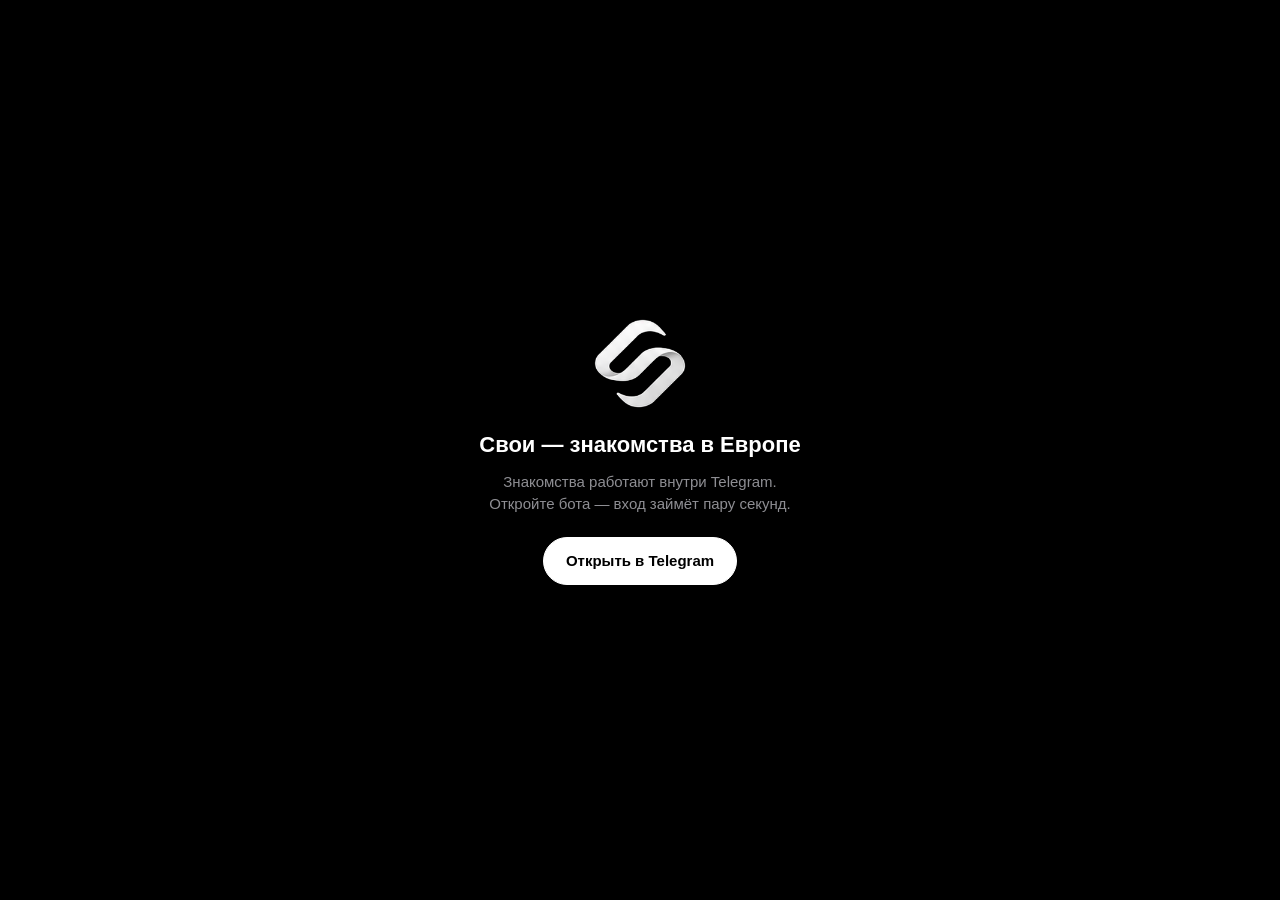
<file: index.html>
<!DOCTYPE html>
<html lang="ru">
<head>
  <meta charset="utf-8">
  <meta name="viewport" content="width=device-width,initial-scale=1,maximum-scale=1,user-scalable=no,viewport-fit=cover">
  <title>Свои — Знакомства в Европе</title>
  <meta name="description" content="Свои — знакомства для русскоязычных в Европе: анкеты рядом, взаимные симпатии, чаты, встречи и сообщества. Работает в Telegram.">
  <meta name="theme-color" content="#000000">
  <meta name="robots" content="noindex">
  <meta property="og:title" content="Свои — Знакомства в Европе">
  <meta property="og:description" content="Анкеты рядом, взаимные симпатии, чаты, встречи и сообщества — в Telegram.">
  <meta property="og:image" content="https://date.svoiapp.info/bot/welcome2.jpg">
  <link rel="icon" href="/assets/icon-64.png">
  <link rel="apple-touch-icon" href="/assets/icon-192.png">
  <script src="https://telegram.org/js/telegram-web-app.js?59"></script>
  <script type="module" crossorigin src="/assets/index-Bk5BKFF-.js"></script>
  <link rel="stylesheet" crossorigin href="/assets/index-vDVmOAKE.css">
</head>
<body>
  <div id="root"></div>
  <noscript>Для работы приложения включите JavaScript.</noscript>
</body>
</html>
</file>
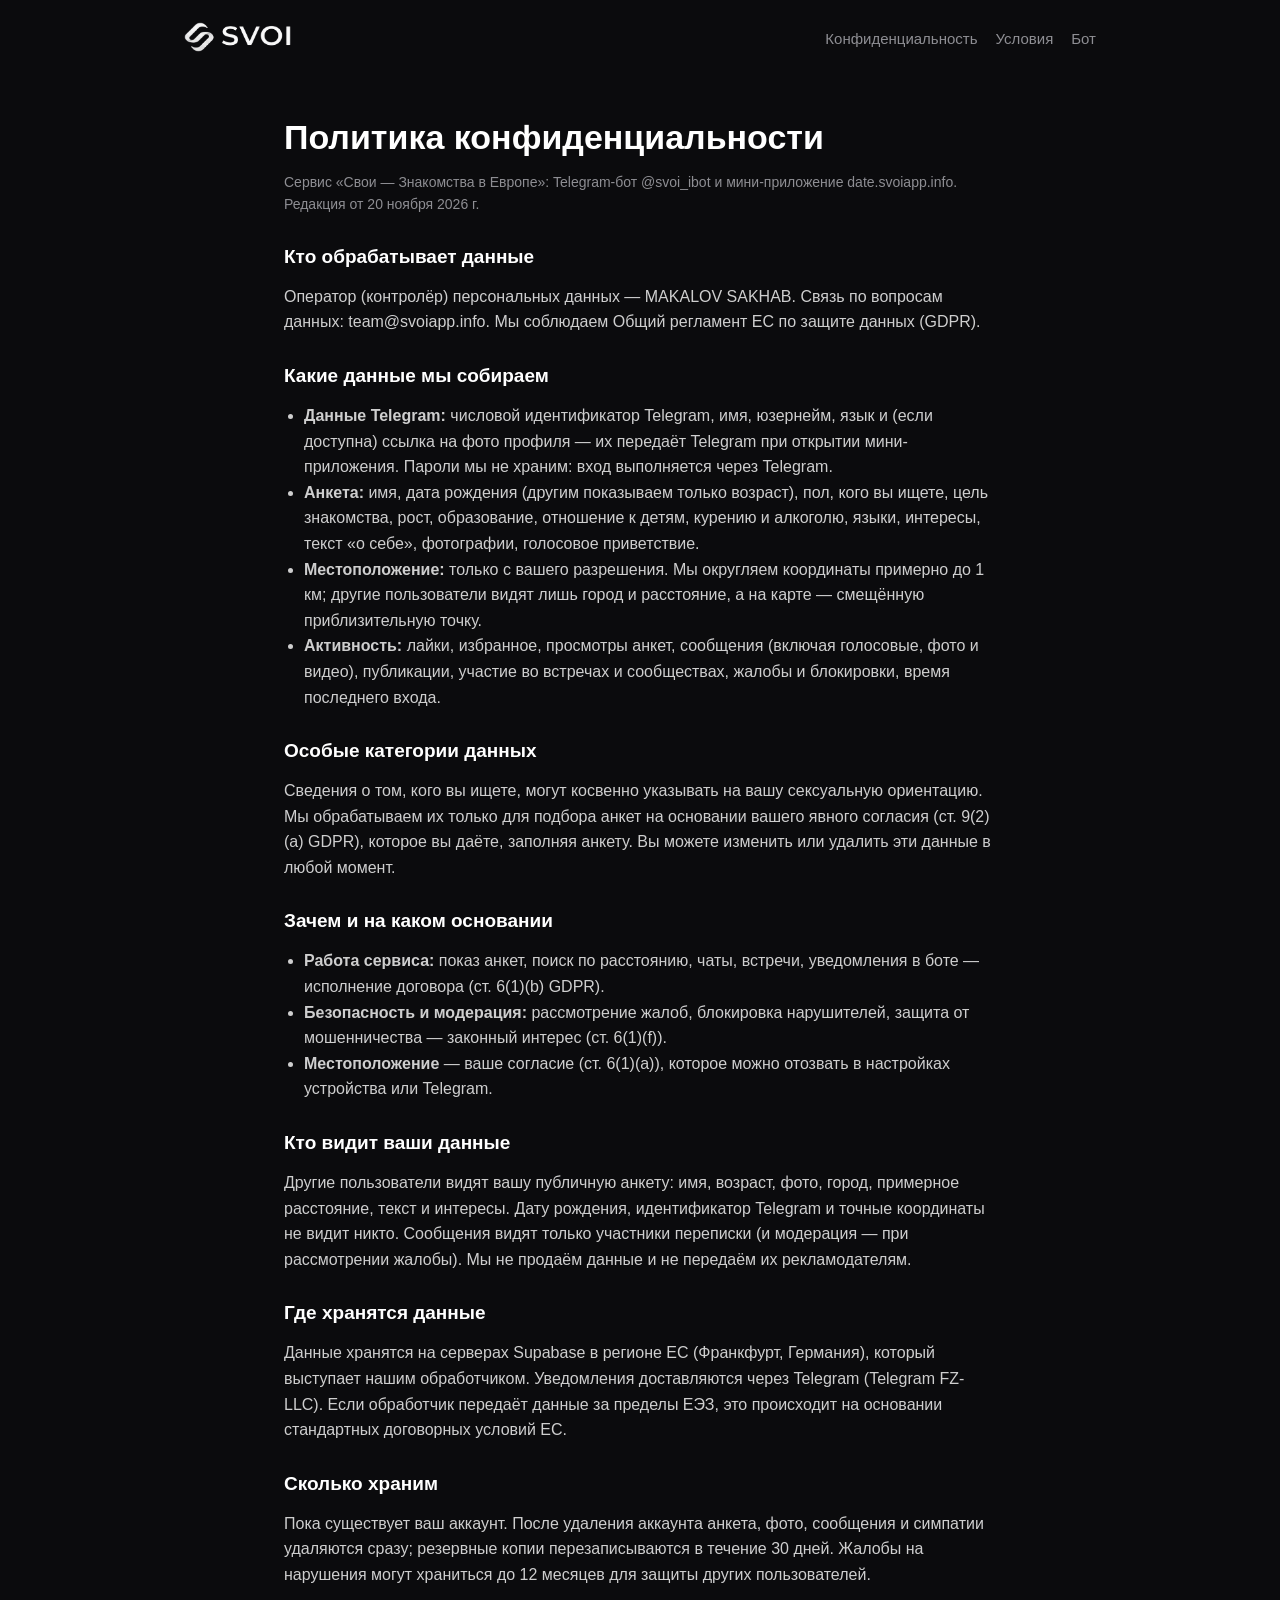
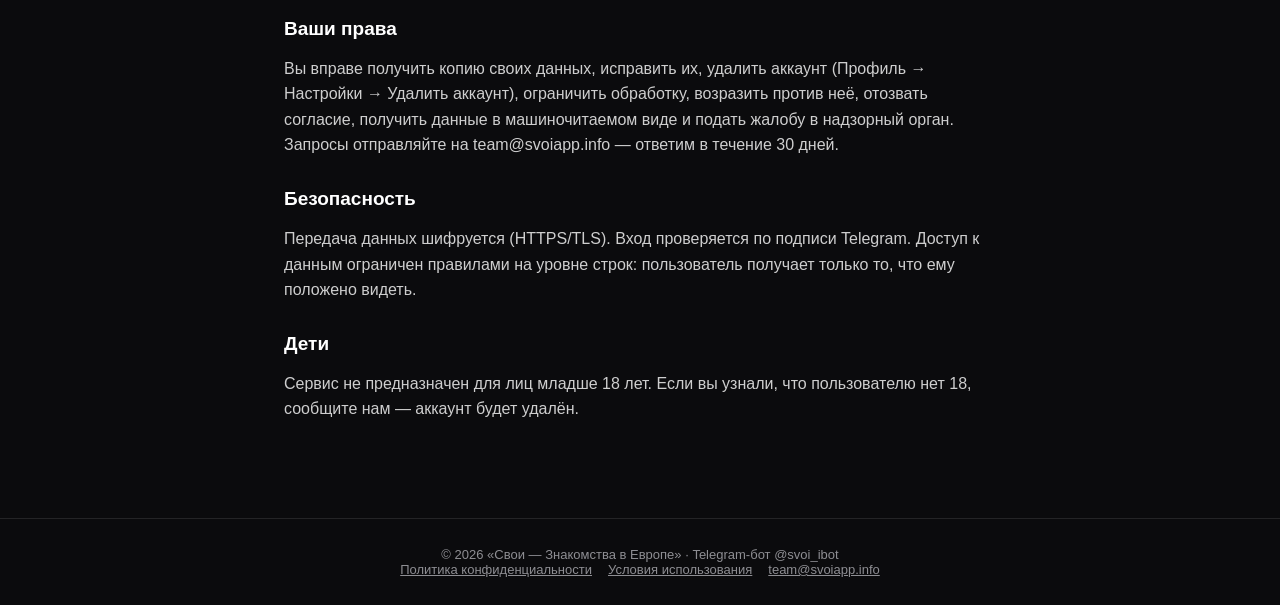
<file: privacy.html>
<!DOCTYPE html>
<html lang="ru"><head><meta charset="utf-8"><meta name="viewport" content="width=device-width,initial-scale=1">
<title>Политика конфиденциальности — Свои · Знакомства</title><meta name="description" content="Политика конфиденциальности сервиса «Свои — Знакомства в Европе»">
<link rel="icon" href="/assets/svoi-symbol.png"><style>
:root{--bg:#0b0b0d;--surface:#161619;--text:#fff;--muted:#8e8e93;--line:rgba(255,255,255,.1);--coral:#f2545b}
*{box-sizing:border-box}html,body{margin:0;background:var(--bg);color:var(--text);font-family:-apple-system,BlinkMacSystemFont,"SF Pro Text","Segoe UI",Roboto,Helvetica,Arial,sans-serif;-webkit-font-smoothing:antialiased}
a{color:#fff}
header{display:flex;align-items:center;justify-content:space-between;max-width:960px;margin:0 auto;padding:22px 24px}
header img{height:30px}
nav a{color:var(--muted);text-decoration:none;margin-left:18px;font-size:15px}nav a:hover{color:#fff}
main{max-width:760px;margin:0 auto;padding:16px 24px 80px}
h1{font-size:34px;margin:24px 0 6px}h2{font-size:19px;margin:30px 0 8px}
p,li{color:rgba(255,255,255,.8);line-height:1.6;font-size:16px}ul{padding-left:20px}
.meta{color:var(--muted);font-size:14px}
footer{border-top:1px solid var(--line);color:var(--muted);font-size:13px;text-align:center;padding:28px 24px}
footer a{color:var(--muted);margin:0 8px}
</style></head>
<body><header><a href="https://t.me/svoi_ibot"><img src="/assets/svoi-logo.png" alt="SVOI"></a><nav><a href="/privacy.html">Конфиденциальность</a><a href="/terms.html">Условия</a><a href="https://t.me/svoi_ibot">Бот</a></nav></header><main><h1>Политика конфиденциальности</h1><p class="meta">Сервис «Свои — Знакомства в Европе»: Telegram-бот @svoi_ibot и мини-приложение date.svoiapp.info. Редакция от 20 ноября 2026 г.</p><h2>Кто обрабатывает данные</h2><p>Оператор (контролёр) персональных данных — MAKALOV SAKHAB. Связь по вопросам данных: team@svoiapp.info. Мы соблюдаем Общий регламент ЕС по защите данных (GDPR).</p><h2>Какие данные мы собираем</h2><ul><li><b>Данные Telegram:</b> числовой идентификатор Telegram, имя, юзернейм, язык и (если доступна) ссылка на фото профиля — их передаёт Telegram при открытии мини-приложения. Пароли мы не храним: вход выполняется через Telegram.</li><li><b>Анкета:</b> имя, дата рождения (другим показываем только возраст), пол, кого вы ищете, цель знакомства, рост, образование, отношение к детям, курению и алкоголю, языки, интересы, текст «о себе», фотографии, голосовое приветствие.</li><li><b>Местоположение:</b> только с вашего разрешения. Мы округляем координаты примерно до 1 км; другие пользователи видят лишь город и расстояние, а на карте — смещённую приблизительную точку.</li><li><b>Активность:</b> лайки, избранное, просмотры анкет, сообщения (включая голосовые, фото и видео), публикации, участие во встречах и сообществах, жалобы и блокировки, время последнего входа.</li></ul><h2>Особые категории данных</h2><p>Сведения о том, кого вы ищете, могут косвенно указывать на вашу сексуальную ориентацию. Мы обрабатываем их только для подбора анкет на основании вашего явного согласия (ст. 9(2)(a) GDPR), которое вы даёте, заполняя анкету. Вы можете изменить или удалить эти данные в любой момент.</p><h2>Зачем и на каком основании</h2><ul><li><b>Работа сервиса:</b> показ анкет, поиск по расстоянию, чаты, встречи, уведомления в боте — исполнение договора (ст. 6(1)(b) GDPR).</li><li><b>Безопасность и модерация:</b> рассмотрение жалоб, блокировка нарушителей, защита от мошенничества — законный интерес (ст. 6(1)(f)).</li><li><b>Местоположение</b> — ваше согласие (ст. 6(1)(a)), которое можно отозвать в настройках устройства или Telegram.</li></ul><h2>Кто видит ваши данные</h2><p>Другие пользователи видят вашу публичную анкету: имя, возраст, фото, город, примерное расстояние, текст и интересы. Дату рождения, идентификатор Telegram и точные координаты не видит никто. Сообщения видят только участники переписки (и модерация — при рассмотрении жалобы). Мы не продаём данные и не передаём их рекламодателям.</p><h2>Где хранятся данные</h2><p>Данные хранятся на серверах Supabase в регионе ЕС (Франкфурт, Германия), который выступает нашим обработчиком. Уведомления доставляются через Telegram (Telegram FZ-LLC). Если обработчик передаёт данные за пределы ЕЭЗ, это происходит на основании стандартных договорных условий ЕС.</p><h2>Сколько храним</h2><p>Пока существует ваш аккаунт. После удаления аккаунта анкета, фото, сообщения и симпатии удаляются сразу; резервные копии перезаписываются в течение 30 дней. Жалобы на нарушения могут храниться до 12 месяцев для защиты других пользователей.</p><h2>Ваши права</h2><p>Вы вправе получить копию своих данных, исправить их, удалить аккаунт (Профиль → Настройки → Удалить аккаунт), ограничить обработку, возразить против неё, отозвать согласие, получить данные в машиночитаемом виде и подать жалобу в надзорный орган. Запросы отправляйте на team@svoiapp.info — ответим в течение 30 дней.</p><h2>Безопасность</h2><p>Передача данных шифруется (HTTPS/TLS). Вход проверяется по подписи Telegram. Доступ к данным ограничен правилами на уровне строк: пользователь получает только то, что ему положено видеть.</p><h2>Дети</h2><p>Сервис не предназначен для лиц младше 18 лет. Если вы узнали, что пользователю нет 18, сообщите нам — аккаунт будет удалён.</p></main><footer>© 2026 «Свои — Знакомства в Европе» · Telegram-бот @svoi_ibot<br><a href="/privacy.html">Политика конфиденциальности</a><a href="/terms.html">Условия использования</a><a href="mailto:team@svoiapp.info">team@svoiapp.info</a></footer></body></html>
</file>
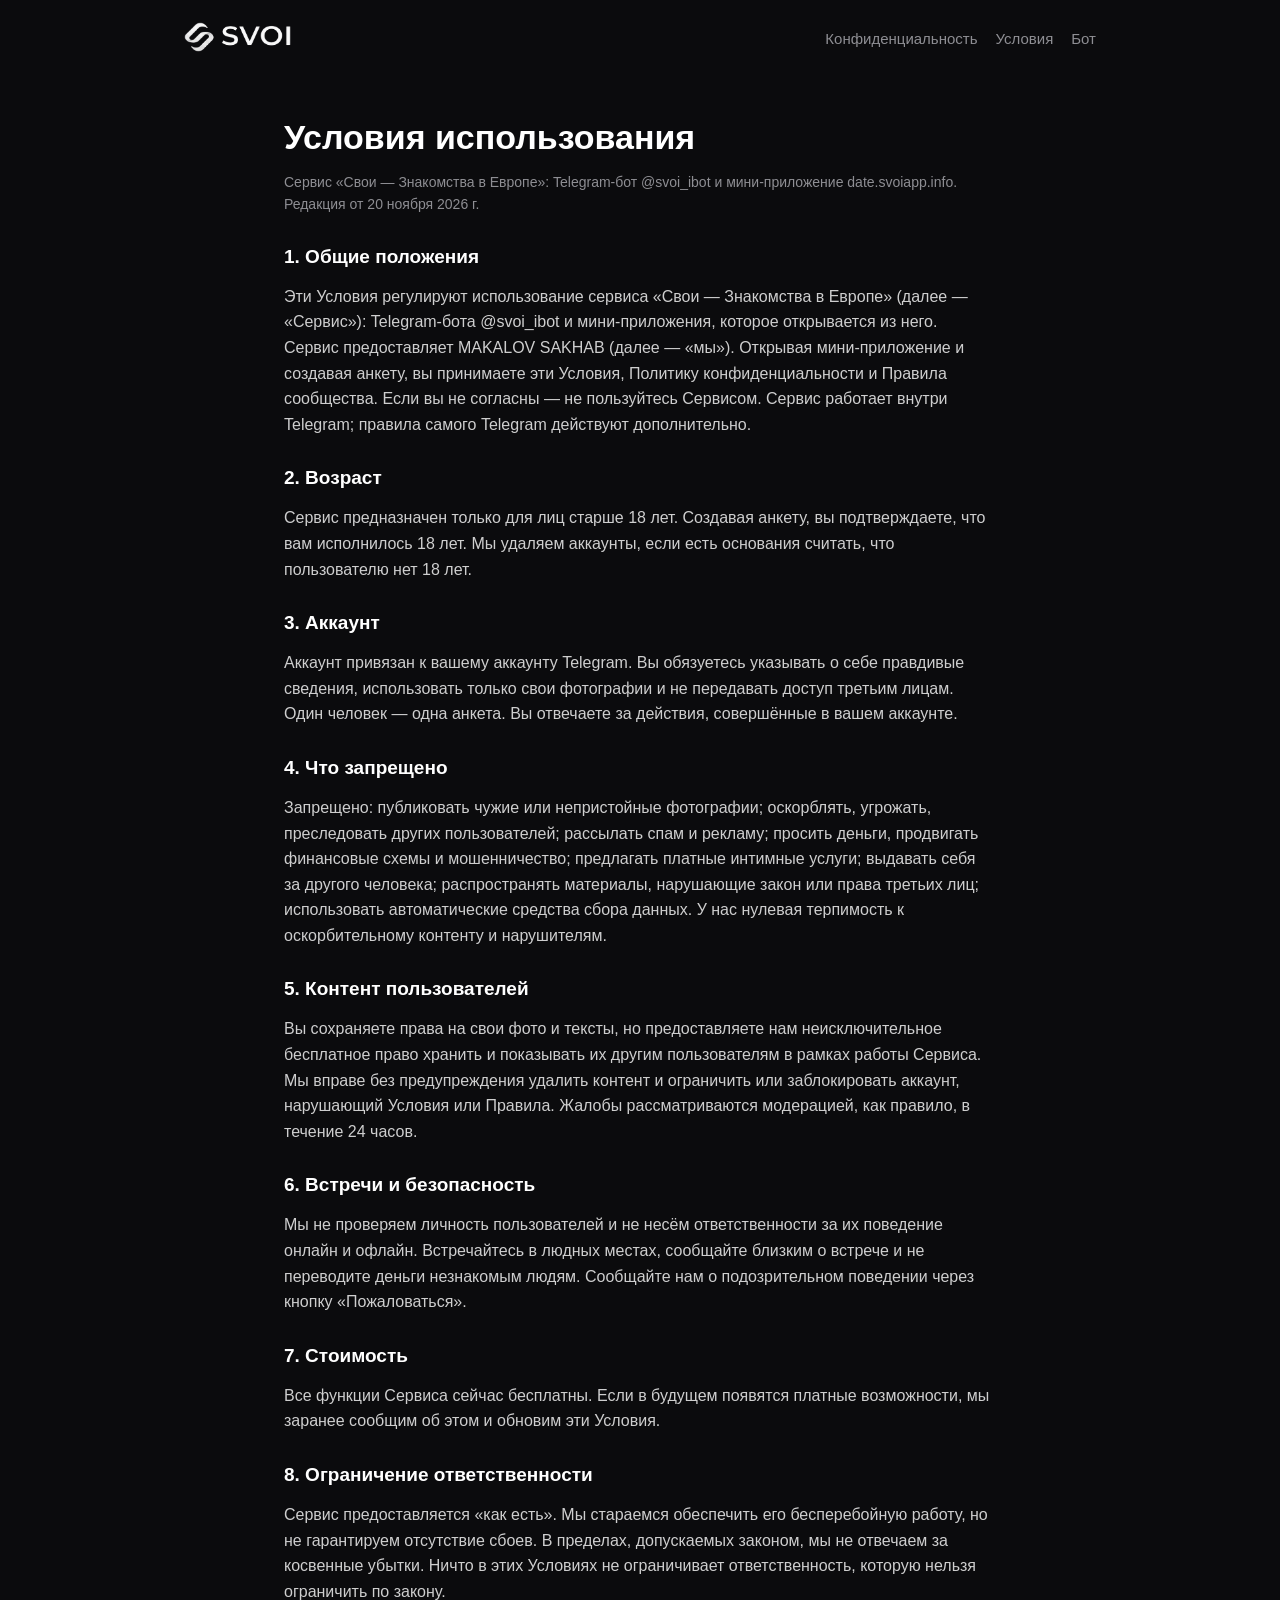
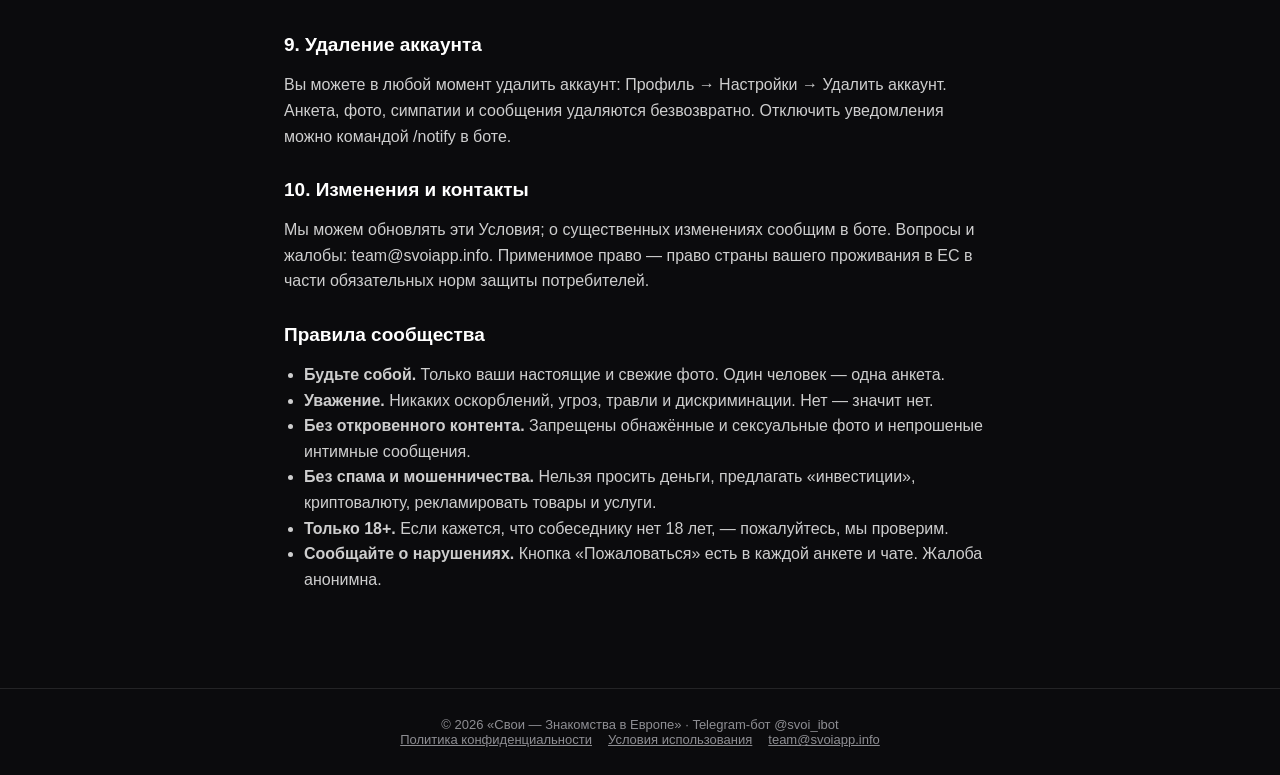
<file: terms.html>
<!DOCTYPE html>
<html lang="ru"><head><meta charset="utf-8"><meta name="viewport" content="width=device-width,initial-scale=1">
<title>Условия использования — Свои · Знакомства</title><meta name="description" content="Условия использования сервиса «Свои — Знакомства в Европе»">
<link rel="icon" href="/assets/svoi-symbol.png"><style>
:root{--bg:#0b0b0d;--surface:#161619;--text:#fff;--muted:#8e8e93;--line:rgba(255,255,255,.1);--coral:#f2545b}
*{box-sizing:border-box}html,body{margin:0;background:var(--bg);color:var(--text);font-family:-apple-system,BlinkMacSystemFont,"SF Pro Text","Segoe UI",Roboto,Helvetica,Arial,sans-serif;-webkit-font-smoothing:antialiased}
a{color:#fff}
header{display:flex;align-items:center;justify-content:space-between;max-width:960px;margin:0 auto;padding:22px 24px}
header img{height:30px}
nav a{color:var(--muted);text-decoration:none;margin-left:18px;font-size:15px}nav a:hover{color:#fff}
main{max-width:760px;margin:0 auto;padding:16px 24px 80px}
h1{font-size:34px;margin:24px 0 6px}h2{font-size:19px;margin:30px 0 8px}
p,li{color:rgba(255,255,255,.8);line-height:1.6;font-size:16px}ul{padding-left:20px}
.meta{color:var(--muted);font-size:14px}
footer{border-top:1px solid var(--line);color:var(--muted);font-size:13px;text-align:center;padding:28px 24px}
footer a{color:var(--muted);margin:0 8px}
</style></head>
<body><header><a href="https://t.me/svoi_ibot"><img src="/assets/svoi-logo.png" alt="SVOI"></a><nav><a href="/privacy.html">Конфиденциальность</a><a href="/terms.html">Условия</a><a href="https://t.me/svoi_ibot">Бот</a></nav></header><main><h1>Условия использования</h1><p class="meta">Сервис «Свои — Знакомства в Европе»: Telegram-бот @svoi_ibot и мини-приложение date.svoiapp.info. Редакция от 20 ноября 2026 г.</p><h2>1. Общие положения</h2><p>Эти Условия регулируют использование сервиса «Свои — Знакомства в Европе» (далее — «Сервис»): Telegram-бота @svoi_ibot и мини-приложения, которое открывается из него. Сервис предоставляет MAKALOV SAKHAB (далее — «мы»). Открывая мини-приложение и создавая анкету, вы принимаете эти Условия, Политику конфиденциальности и Правила сообщества. Если вы не согласны — не пользуйтесь Сервисом. Сервис работает внутри Telegram; правила самого Telegram действуют дополнительно.</p><h2>2. Возраст</h2><p>Сервис предназначен только для лиц старше 18 лет. Создавая анкету, вы подтверждаете, что вам исполнилось 18 лет. Мы удаляем аккаунты, если есть основания считать, что пользователю нет 18 лет.</p><h2>3. Аккаунт</h2><p>Аккаунт привязан к вашему аккаунту Telegram. Вы обязуетесь указывать о себе правдивые сведения, использовать только свои фотографии и не передавать доступ третьим лицам. Один человек — одна анкета. Вы отвечаете за действия, совершённые в вашем аккаунте.</p><h2>4. Что запрещено</h2><p>Запрещено: публиковать чужие или непристойные фотографии; оскорблять, угрожать, преследовать других пользователей; рассылать спам и рекламу; просить деньги, продвигать финансовые схемы и мошенничество; предлагать платные интимные услуги; выдавать себя за другого человека; распространять материалы, нарушающие закон или права третьих лиц; использовать автоматические средства сбора данных. У нас нулевая терпимость к оскорбительному контенту и нарушителям.</p><h2>5. Контент пользователей</h2><p>Вы сохраняете права на свои фото и тексты, но предоставляете нам неисключительное бесплатное право хранить и показывать их другим пользователям в рамках работы Сервиса. Мы вправе без предупреждения удалить контент и ограничить или заблокировать аккаунт, нарушающий Условия или Правила. Жалобы рассматриваются модерацией, как правило, в течение 24 часов.</p><h2>6. Встречи и безопасность</h2><p>Мы не проверяем личность пользователей и не несём ответственности за их поведение онлайн и офлайн. Встречайтесь в людных местах, сообщайте близким о встрече и не переводите деньги незнакомым людям. Сообщайте нам о подозрительном поведении через кнопку «Пожаловаться».</p><h2>7. Стоимость</h2><p>Все функции Сервиса сейчас бесплатны. Если в будущем появятся платные возможности, мы заранее сообщим об этом и обновим эти Условия.</p><h2>8. Ограничение ответственности</h2><p>Сервис предоставляется «как есть». Мы стараемся обеспечить его бесперебойную работу, но не гарантируем отсутствие сбоев. В пределах, допускаемых законом, мы не отвечаем за косвенные убытки. Ничто в этих Условиях не ограничивает ответственность, которую нельзя ограничить по закону.</p><h2>9. Удаление аккаунта</h2><p>Вы можете в любой момент удалить аккаунт: Профиль → Настройки → Удалить аккаунт. Анкета, фото, симпатии и сообщения удаляются безвозвратно. Отключить уведомления можно командой /notify в боте.</p><h2>10. Изменения и контакты</h2><p>Мы можем обновлять эти Условия; о существенных изменениях сообщим в боте. Вопросы и жалобы: team@svoiapp.info. Применимое право — право страны вашего проживания в ЕС в части обязательных норм защиты потребителей.</p><h2>Правила сообщества</h2><ul><li><b>Будьте собой.</b> Только ваши настоящие и свежие фото. Один человек — одна анкета.</li><li><b>Уважение.</b> Никаких оскорблений, угроз, травли и дискриминации. Нет — значит нет.</li><li><b>Без откровенного контента.</b> Запрещены обнажённые и сексуальные фото и непрошеные интимные сообщения.</li><li><b>Без спама и мошенничества.</b> Нельзя просить деньги, предлагать «инвестиции», криптовалюту, рекламировать товары и услуги.</li><li><b>Только 18+.</b> Если кажется, что собеседнику нет 18 лет, — пожалуйтесь, мы проверим.</li><li><b>Сообщайте о нарушениях.</b> Кнопка «Пожаловаться» есть в каждой анкете и чате. Жалоба анонимна.</li></ul></main><footer>© 2026 «Свои — Знакомства в Европе» · Telegram-бот @svoi_ibot<br><a href="/privacy.html">Политика конфиденциальности</a><a href="/terms.html">Условия использования</a><a href="mailto:team@svoiapp.info">team@svoiapp.info</a></footer></body></html>
</file>
<file: assets/index-vDVmOAKE.css>
:root{--bg: #0b0b0d;--bg2: #101013;--surface: #161619;--surface2: #202024;--surface3: #2a2a2f;--line: rgba(255, 255, 255, .09);--line2: rgba(255, 255, 255, .14);--text: #fff;--muted: #8e8e93;--dim: #5c5c62;--coral: #f2545b;--coral2: #ff8a6b;--blue: #3b8bff;--green: #34c759;--gold: #e2be73;--r: 18px;--tabbar: 64px;--safe-b: env(safe-area-inset-bottom, 0px);color-scheme:dark}*{box-sizing:border-box;-webkit-tap-highlight-color:transparent}html,body{margin:0;height:100%;background:var(--bg);color:var(--text)}html{overflow-x:hidden;-webkit-text-size-adjust:100%;text-size-adjust:100%;touch-action:manipulation}body{overscroll-behavior-x:none}body{font-family:-apple-system,BlinkMacSystemFont,SF Pro Text,Segoe UI,Roboto,Helvetica,Arial,sans-serif;-webkit-font-smoothing:antialiased;line-height:1.45;font-size:15px}#root{min-height:100%;max-width:100vw;overflow-x:clip}a{color:inherit;text-decoration:none}button{font:inherit;color:inherit;cursor:pointer;border:0;background:none;padding:0}input,textarea,select{font:inherit;color:var(--text)}input,textarea,select,.input,.textarea,.select,.composer textarea{font-size:16px}img{display:block;max-width:100%}::selection{background:#f2545b59}.btn{display:inline-flex;align-items:center;justify-content:center;gap:8px;height:48px;padding:0 22px;border-radius:999px;font-weight:600;font-size:15px;background:var(--surface2);border:1px solid var(--line);transition:transform .12s,opacity .15s,background .15s;white-space:nowrap}.btn:active{transform:scale(.97)}.btn:disabled{opacity:.45;cursor:default;transform:none}.btn-white{background:#fff;color:#000;border-color:#fff}.btn-coral{background:var(--coral);color:#fff;border-color:var(--coral)}.btn-ghost{background:transparent}.btn-danger{background:transparent;color:var(--coral);border-color:#f2545b66}.btn-sm{height:36px;padding:0 14px;font-size:14px}.btn-block{width:100%}.icon-btn{width:40px;height:40px;border-radius:50%;display:inline-flex;align-items:center;justify-content:center;background:var(--surface2);border:1px solid var(--line);flex:none}.icon-btn:hover{background:var(--surface3)}.icon-btn.plain{background:transparent;border-color:transparent}.field{display:flex;flex-direction:column;gap:6px;margin-bottom:14px}.field label,.label{font-size:13px;color:var(--muted);font-weight:500}.input,.textarea,.select{width:100%;background:var(--surface);border:1px solid var(--line);border-radius:14px;padding:13px 14px;outline:none;transition:border-color .15s}.input:focus,.textarea:focus,.select:focus{border-color:#ffffff59}.textarea{resize:vertical;min-height:96px}.select{-webkit-appearance:none;-moz-appearance:none;appearance:none;background-image:linear-gradient(45deg,transparent 50%,var(--muted) 50%),linear-gradient(135deg,var(--muted) 50%,transparent 50%);background-position:calc(100% - 20px) 50%,calc(100% - 15px) 50%;background-size:5px 5px;background-repeat:no-repeat}.hint{font-size:13px;color:var(--muted)}.error{color:#ff8b8f;font-size:14px;margin:8px 0}.row{display:flex;gap:10px;align-items:center}.spacer{flex:1}.muted{color:var(--muted)}.center{text-align:center}.mt8{margin-top:8px}.mt16{margin-top:16px}.mt24{margin-top:24px}.chips{display:flex;flex-wrap:wrap;gap:8px}.chip{padding:8px 14px;border-radius:999px;background:var(--surface2);border:1px solid var(--line);font-size:14px;display:inline-flex;gap:6px;align-items:center}.chip.on{background:#fff;color:#000;border-color:#fff}.chip.static{cursor:default}.card{background:var(--surface);border:1px solid var(--line);border-radius:var(--r)}.section-title{font-size:13px;color:var(--muted);text-transform:uppercase;letter-spacing:.06em;margin:22px 0 10px;font-weight:600}.avatar{border-radius:50%;object-fit:cover;background:var(--surface3);flex:none}.avatar-fallback{border-radius:50%;background:linear-gradient(135deg,#3a3a40,#222226);display:flex;align-items:center;justify-content:center;font-weight:700;flex:none;color:#ddd}.verified{color:var(--blue);flex:none}.staff-mark{color:var(--gold);flex:none}.online-dot{width:10px;height:10px;border-radius:50%;background:var(--green);border:2px solid var(--bg)}.badge{min-width:18px;height:18px;padding:0 5px;border-radius:999px;background:var(--coral);color:#fff;font-size:11px;font-weight:700;display:inline-flex;align-items:center;justify-content:center}.spinner{width:26px;height:26px;border-radius:50%;border:3px solid rgba(255,255,255,.15);border-top-color:#fff;animation:spin .8s linear infinite}.spinner.sm{width:18px;height:18px;border-width:2px}@keyframes spin{to{transform:rotate(360deg)}}.loading-screen{min-height:70vh;display:flex;align-items:center;justify-content:center;flex-direction:column;gap:16px}.empty{text-align:center;padding:60px 24px;color:var(--muted)}.empty .big{font-size:42px;margin-bottom:10px}.empty h3{color:var(--text);margin:0 0 6px;font-size:18px}.toast{position:fixed;left:50%;transform:translate(-50%);bottom:calc(var(--tabbar) + 18px + var(--safe-b));background:#fff;color:#000;padding:12px 18px;border-radius:14px;font-weight:500;font-size:14px;z-index:300;max-width:min(92vw,440px);box-shadow:0 10px 40px #00000080;animation:rise .2s ease}.toast.error{background:#ffe1e2}@keyframes rise{0%{opacity:0;transform:translate(-50%,8px)}}@media (min-width: 900px){.toast{bottom:28px}}.modal-backdrop{position:fixed;top:0;right:0;bottom:0;left:0;background:#000000a8;z-index:200;display:flex;align-items:flex-end;justify-content:center;animation:fade .15s ease}@keyframes fade{0%{opacity:0}}.modal{background:var(--bg2);border:1px solid var(--line);width:100%;max-height:92vh;overflow:auto;border-radius:22px 22px 0 0;padding:20px 18px calc(20px + var(--safe-b));animation:up .2s ease}@keyframes up{0%{transform:translateY(30px);opacity:.5}}@media (min-width: 700px){.modal-backdrop{align-items:center}.modal{width:min(520px,94vw);border-radius:22px}.modal.wide{width:min(760px,96vw)}}.modal-head{display:flex;align-items:center;gap:10px;margin-bottom:14px}.modal-head h3{margin:0;font-size:18px;flex:1}.sheet-list button{display:flex;width:100%;padding:14px 6px;gap:12px;align-items:center;border-bottom:1px solid var(--line);text-align:left}.sheet-list button:last-child{border-bottom:0}.sheet-list .danger{color:var(--coral)}.shell{min-height:100vh}.sidebar{display:none}.main{padding-bottom:calc(var(--tabbar) + var(--safe-b) + 12px);min-height:100vh}.page{max-width:640px;margin:0 auto;padding:0 14px}.page.wide{max-width:1000px}.topbar{position:sticky;top:0;z-index:40;background:#0b0b0ddb;backdrop-filter:saturate(160%) blur(18px);-webkit-backdrop-filter:saturate(160%) blur(18px);display:flex;align-items:center;gap:10px;padding:12px 14px;padding-top:calc(12px + env(safe-area-inset-top,0px));border-bottom:1px solid transparent}.topbar h1{font-size:22px;margin:0;flex:1;min-width:0;letter-spacing:-.01em;white-space:nowrap;overflow:hidden;text-overflow:ellipsis}.topbar>*{flex-shrink:0}.topbar>h1{flex-shrink:1}.topbar .logo-mini{height:26px}.tabbar{position:fixed;left:0;right:0;bottom:0;z-index:60;height:calc(var(--tabbar) + var(--safe-b));padding-bottom:var(--safe-b);background:#101013f0;backdrop-filter:blur(18px);-webkit-backdrop-filter:blur(18px);border-top:1px solid var(--line);display:flex;justify-content:space-around;align-items:center}.tab{flex:1;display:flex;flex-direction:column;align-items:center;gap:3px;font-size:10px;color:var(--muted);padding:6px 0;position:relative;min-width:0}.tab span:not(.badge){max-width:100%;overflow:hidden;text-overflow:ellipsis;white-space:nowrap}.tab.active{color:#fff}.tab .badge{position:absolute;top:1px;left:calc(50% + 6px)}.main.full{padding-bottom:0}.nav-item.admin-link{color:var(--gold)}@media (min-width: 900px){.shell{display:grid;grid-template-columns:250px 1fr}.sidebar{display:flex;flex-direction:column;gap:4px;position:sticky;top:0;height:100vh;padding:22px 14px;border-right:1px solid var(--line);background:var(--bg)}.sidebar .brand{display:flex;align-items:center;gap:10px;padding:6px 12px 22px}.sidebar .brand img{height:30px}.nav-item{display:flex;align-items:center;gap:14px;padding:12px 14px;border-radius:14px;color:#d6d6da;font-weight:500;position:relative}.nav-item:hover{background:var(--surface)}.nav-item.active{background:var(--surface2);color:#fff;font-weight:600}.nav-item .badge{margin-left:auto}.sidebar .me-link{margin-top:auto;display:flex;align-items:center;gap:10px;padding:10px 12px;border-radius:14px}.sidebar .me-link:hover{background:var(--surface)}.tabbar{display:none}.main{padding-bottom:30px}.main.full{padding-bottom:0}.topbar{padding-top:16px}}.auth-wrap{min-height:100vh;display:grid;grid-template-columns:1fr}.auth-art{display:none}.auth-panel{display:flex;flex-direction:column;justify-content:center;padding:calc(32px + env(safe-area-inset-top,0px)) 22px calc(32px + var(--safe-b));max-width:440px;width:100%;margin:0 auto}.auth-panel .logo{height:46px;margin-bottom:28px;align-self:flex-start}.auth-panel h2{font-size:30px;margin:0 0 6px;letter-spacing:-.02em}.auth-panel p.sub{color:var(--muted);margin:0 0 24px}.auth-switch{margin-top:18px;color:var(--muted);font-size:14px;text-align:center}.auth-switch button{color:#fff;font-weight:600}.legal-note{font-size:12.5px;color:var(--dim);margin-top:16px;text-align:center}.legal-note a{color:var(--muted);text-decoration:underline}@media (min-width: 900px){.auth-wrap{grid-template-columns:1.1fr 1fr}.auth-art{display:flex;flex-direction:column;justify-content:flex-end;padding:48px;position:relative;overflow:hidden;background:radial-gradient(120% 80% at 20% 0%,rgba(242,84,91,.28),transparent 60%),radial-gradient(90% 70% at 100% 100%,rgba(123,108,255,.22),transparent 60%),#0d0d10;border-right:1px solid var(--line)}.auth-art h1{font-size:46px;line-height:1.05;margin:0 0 14px;letter-spacing:-.03em;max-width:520px}.auth-art p{color:#c9c9cf;font-size:17px;max-width:460px;margin:0}.auth-art .shots{position:absolute;top:48px;right:-40px;display:flex;gap:18px;transform:rotate(-6deg);opacity:.9}.auth-art .shots img{width:190px;border-radius:28px;border:1px solid var(--line2);box-shadow:0 30px 80px #0009}}.otp-input{letter-spacing:.5em;font-size:22px;text-align:center;font-weight:600}.steps{max-width:560px;margin:0 auto;padding:calc(22px + env(safe-area-inset-top,0px)) 18px calc(110px + var(--safe-b))}.progress{display:flex;gap:5px;margin:6px 0 26px}.progress span{flex:1;height:4px;border-radius:4px;background:var(--surface3)}.progress span.on{background:#fff}.steps h2{font-size:28px;margin:0 0 8px;letter-spacing:-.02em}.steps .sub{color:var(--muted);margin:0 0 22px}.step-actions{position:fixed;left:0;right:0;bottom:0;padding:14px 18px calc(14px + var(--safe-b));background:linear-gradient(180deg,transparent,var(--bg) 30%);display:flex;justify-content:center}.step-actions .inner{width:100%;max-width:560px;display:flex;gap:10px}.option-list{display:flex;flex-direction:column;gap:10px}.option{display:flex;align-items:center;gap:12px;padding:16px;border-radius:16px;background:var(--surface);border:1px solid var(--line);text-align:left;font-weight:500}.option.on{border-color:#fff;background:var(--surface2)}.option .check{margin-left:auto;width:22px;height:22px;border-radius:50%;border:2px solid var(--dim)}.option.on .check{border-color:#fff;background:#fff;box-shadow:inset 0 0 0 4px var(--surface2)}.rule{display:flex;gap:12px;margin-bottom:14px}.rule b{display:block}.rule span{color:var(--muted);font-size:14px}.consent{display:flex;gap:12px;align-items:flex-start;padding:16px;border-radius:16px;background:var(--surface);border:1px solid var(--line);text-align:left;margin-top:10px}.box{width:22px;height:22px;border-radius:6px;border:2px solid var(--muted);flex:none;display:flex;align-items:center;justify-content:center}.box.on{background:#fff;border-color:#fff;color:#000}.photo-grid{display:grid;grid-template-columns:repeat(3,1fr);gap:10px}.photo-slot{position:relative;aspect-ratio:3/4;border-radius:14px;overflow:hidden;background:var(--surface);border:1px dashed var(--line2);display:flex;align-items:center;justify-content:center;color:var(--muted)}.photo-slot img{width:100%;height:100%;object-fit:cover}.photo-slot .del{position:absolute;top:6px;right:6px;width:28px;height:28px;border-radius:50%;background:#000000b3;display:flex;align-items:center;justify-content:center}.photo-slot .main-tag{position:absolute;left:6px;bottom:6px;background:#000000b3;font-size:11px;padding:3px 8px;border-radius:999px}.photo-slot .left{position:absolute;left:6px;top:6px;width:28px;height:28px;border-radius:50%;background:#000000b3;display:flex;align-items:center;justify-content:center}.segmented{display:flex;gap:6px;overflow-x:auto;padding:4px 0 12px;scrollbar-width:none}.segmented::-webkit-scrollbar{display:none}.segmented button{padding:8px 16px;border-radius:999px;background:var(--surface2);border:1px solid var(--line);white-space:nowrap;font-weight:500;font-size:14px}.segmented button.on{background:#fff;color:#000;border-color:#fff}.post{margin-bottom:18px;border-bottom:1px solid var(--line);padding-bottom:14px}.post-head{display:flex;align-items:center;gap:10px;padding:8px 2px 10px}.post-head .who{flex:1;min-width:0}.post-head .name{font-weight:600;display:flex;gap:5px;align-items:center}.post-head .place{font-size:12.5px;color:var(--muted)}.carousel{position:relative;border-radius:14px;overflow:hidden;background:#000}.carousel .track{display:flex;overflow-x:auto;scroll-snap-type:x mandatory;scrollbar-width:none}.carousel .track::-webkit-scrollbar{display:none}.carousel .slide{flex:0 0 100%;scroll-snap-align:center;display:flex;align-items:center;justify-content:center}.carousel .slide img,.carousel .slide video{width:100%;height:100%;object-fit:cover}.carousel .dots{position:absolute;bottom:10px;left:0;right:0;display:flex;gap:5px;justify-content:center}.carousel .dots span{width:6px;height:6px;border-radius:50%;background:#ffffff73}.carousel .dots span.on{background:#fff}.carousel .nav{position:absolute;top:50%;transform:translateY(-50%);width:34px;height:34px;border-radius:50%;background:#0000008c;display:none;align-items:center;justify-content:center}.carousel:hover .nav{display:flex}.carousel .nav.prev{left:10px}.carousel .nav.next{right:10px}.post-actions{display:flex;gap:16px;padding:12px 2px 4px;align-items:center}.post-actions button{display:flex;align-items:center;gap:6px;font-weight:600;font-size:14px}.post-actions .liked{color:var(--coral)}.caption{padding:4px 2px;white-space:pre-wrap;word-break:break-word}.caption b{margin-right:6px}.hashtag{color:#9cc3ff}.post-time{font-size:12px;color:var(--dim);padding:2px}.discover-layout{display:grid;gap:18px}@media (min-width: 1100px){.discover-layout{grid-template-columns:minmax(0,1fr) 320px;align-items:start}}.person-card{position:relative;border-radius:22px;overflow:hidden;background:var(--surface);border:1px solid var(--line)}.person-card .photo{position:relative;aspect-ratio:3/4;background:#111;max-height:72vh;width:100%}.person-card .photo img{width:100%;height:100%;object-fit:cover}.person-card .bars{position:absolute;top:10px;left:10px;right:10px;display:flex;gap:4px}.person-card .bars span{flex:1;height:3px;border-radius:3px;background:#ffffff59}.person-card .bars span.on{background:#fff}.person-card .tap{position:absolute;top:0;bottom:30%;width:40%}.person-card .tap.l{left:0}.person-card .tap.r{right:0}.person-card .shade{position:absolute;inset:auto 0 0 0;padding:70px 18px 18px;background:linear-gradient(180deg,transparent,rgba(0,0,0,.88))}.person-card .shade h2{margin:0;font-size:28px;display:flex;gap:8px;align-items:center;letter-spacing:-.02em}.person-card .shade .meta{color:#ddd;font-size:14px;margin-top:4px}.tag-free{display:inline-flex;gap:6px;align-items:center;background:#34c7592e;color:#7ee29a;border:1px solid rgba(52,199,89,.35);padding:5px 10px;border-radius:999px;font-size:13px;font-weight:600;margin-top:8px}.action-row{display:flex;justify-content:center;gap:18px;padding:16px 0 4px}.round{width:62px;height:62px;border-radius:50%;display:flex;align-items:center;justify-content:center;background:var(--surface2);border:1px solid var(--line2);transition:transform .12s}.round:active{transform:scale(.92)}.round.like{background:var(--coral);border-color:var(--coral)}.round.super{background:#fff;color:#000}.round.small{width:52px;height:52px}.info-block{padding:16px}.info-block h4{margin:0 0 8px;font-size:13px;text-transform:uppercase;letter-spacing:.06em;color:var(--muted)}.info-grid{display:grid;grid-template-columns:1fr 1fr;gap:10px 16px;font-size:14px}.info-grid .k{color:var(--muted);font-size:12.5px}.about-text{white-space:pre-wrap;word-break:break-word}.people-grid{display:grid;grid-template-columns:repeat(2,1fr);gap:10px}@media (min-width: 700px){.people-grid{grid-template-columns:repeat(3,1fr)}}@media (min-width: 1100px){.people-grid{grid-template-columns:repeat(4,1fr)}}.person-tile{position:relative;aspect-ratio:3/4;border-radius:16px;overflow:hidden;background:var(--surface);border:1px solid var(--line)}.person-tile img{width:100%;height:100%;object-fit:cover}.person-tile .cap{position:absolute;inset:auto 0 0 0;padding:40px 10px 10px;background:linear-gradient(180deg,transparent,rgba(0,0,0,.85));font-weight:600;font-size:14px}.person-tile .cap small{display:block;color:#ccc;font-weight:400;font-size:12px}.person-tile .dot{position:absolute;top:10px;right:10px}.person-tile .super-tag{position:absolute;top:10px;left:10px;background:#fff;color:#000;font-size:11px;font-weight:700;padding:3px 8px;border-radius:999px}.chats-layout{display:grid;grid-template-columns:1fr;height:100vh}@media (min-width: 900px){.chats-layout{grid-template-columns:340px 1fr}.chats-layout .list-pane{border-right:1px solid var(--line);overflow:auto}}.chat-row{display:flex;gap:12px;align-items:center;padding:12px 14px;border-radius:14px}.chat-row:hover,.chat-row.active{background:var(--surface)}.chat-row .text{flex:1;min-width:0}.chat-row .top{display:flex;gap:8px;align-items:baseline}.chat-row .top b{flex:1;overflow:hidden;text-overflow:ellipsis;white-space:nowrap;display:flex;gap:5px;align-items:center}.chat-row .top small{color:var(--muted);font-size:12px;flex:none}.chat-row .last{color:var(--muted);font-size:14px;overflow:hidden;text-overflow:ellipsis;white-space:nowrap}.chat-row .last.unread{color:#fff;font-weight:500}.conv{display:flex;flex-direction:column;height:100vh;height:100dvh;min-width:0}.conv-head{display:flex;align-items:center;gap:10px;padding:10px 12px;padding-top:calc(10px + env(safe-area-inset-top,0px));border-bottom:1px solid var(--line);background:#0b0b0deb;-webkit-backdrop-filter:blur(16px);backdrop-filter:blur(16px)}.conv-head .who{flex:1;min-width:0}.conv-head .who b{display:flex;gap:5px;align-items:center}.conv-head .who small{color:var(--muted);font-size:12.5px}.conv-body{flex:1;overflow-y:auto;padding:14px 12px;display:flex;flex-direction:column;gap:4px;overscroll-behavior:contain}.day-sep{align-self:center;font-size:12px;color:var(--muted);background:var(--surface);padding:4px 12px;border-radius:999px;margin:10px 0}.bubble-row{display:flex;flex-direction:column;max-width:78%}.bubble-row.mine{align-self:flex-end;align-items:flex-end}.bubble-row.theirs{align-self:flex-start;align-items:flex-start}.bubble{padding:9px 13px;border-radius:18px;white-space:pre-wrap;word-break:break-word;position:relative}.bubble-row.mine .bubble{background:#fff;color:#000;border-bottom-right-radius:6px}.bubble-row.theirs .bubble{background:var(--surface2);border-bottom-left-radius:6px}.bubble .meta{font-size:11px;opacity:.55;margin-left:8px;float:right;margin-top:6px}.bubble.deleted{font-style:italic;opacity:.6}.bubble.media{padding:4px;background:transparent!important}.bubble.media img{border-radius:14px;max-width:min(320px,70vw);max-height:420px;object-fit:cover;cursor:zoom-in}.bubble.media audio{width:240px}.reactions{display:flex;gap:4px;margin-top:-6px;z-index:1}.reactions span{background:var(--surface3);border:2px solid var(--bg);border-radius:999px;padding:1px 7px;font-size:13px}.reactions span.mine{background:#3a3a44}.composer{display:flex;gap:8px;align-items:flex-end;padding:10px 12px calc(10px + var(--safe-b));border-top:1px solid var(--line);background:var(--bg)}.composer textarea{flex:1;resize:none;max-height:140px;min-height:44px;border-radius:22px;padding:11px 16px;background:var(--surface);border:1px solid var(--line);outline:none}.composer .send{width:44px;height:44px;border-radius:50%;background:#fff;color:#000;display:flex;align-items:center;justify-content:center;flex:none}.composer .send:disabled{opacity:.35}.edit-bar{display:flex;gap:10px;align-items:center;padding:8px 14px;background:var(--surface);border-top:1px solid var(--line);font-size:13px;color:var(--muted)}.shared-post{display:flex;gap:10px;align-items:center;background:var(--surface2);border-radius:14px;padding:8px;width:260px;color:var(--text)}.shared-post img{width:56px;height:56px;border-radius:10px;object-fit:cover}.react-menu{display:flex;gap:6px;font-size:26px;justify-content:center;padding:6px 0 12px;flex-wrap:wrap}.react-menu button{padding:6px;border-radius:12px}.react-menu button:hover{background:var(--surface2)}@media (max-width: 899px){.chats-layout.has-conv .list-pane{display:none}.chats-layout:not(.has-conv) .conv-pane{display:none}.conv{height:100dvh}.chats-page .main-pad{padding-bottom:0}}.profile-head{display:flex;gap:18px;align-items:center;padding:18px 2px}.profile-head .stats{display:flex;gap:18px;text-align:center}.profile-head .stats b{display:block;font-size:18px}.profile-head .stats small{color:var(--muted);font-size:12.5px}.grid3{display:grid;grid-template-columns:repeat(3,1fr);gap:3px;border-radius:12px;overflow:hidden}.grid3 .cell{aspect-ratio:1;background:var(--surface);position:relative}.grid3 .cell img{width:100%;height:100%;object-fit:cover}.grid3 .cell .multi{position:absolute;top:6px;right:6px;font-size:12px;background:#0000008c;padding:1px 6px;border-radius:6px}.menu-list{border-radius:var(--r);overflow:hidden;background:var(--surface);border:1px solid var(--line)}.menu-list>*{display:flex;width:100%;align-items:center;gap:12px;padding:15px 16px;border-bottom:1px solid var(--line);text-align:left}.menu-list>*:last-child{border-bottom:0}.menu-list .danger{color:var(--coral)}.switch{width:46px;height:28px;border-radius:999px;background:var(--surface3);position:relative;flex:none;transition:background .15s;margin-left:auto}.switch:after{content:"";position:absolute;top:3px;left:3px;width:22px;height:22px;border-radius:50%;background:#fff;transition:transform .15s}.switch.on{background:var(--green)}.switch.on:after{transform:translate(18px)}.lightbox{position:fixed;top:0;right:0;bottom:0;left:0;background:#000000f0;z-index:400;display:flex;align-items:center;justify-content:center}.lightbox img{max-width:96vw;max-height:92vh;object-fit:contain}.lightbox .close{position:absolute;top:calc(14px + env(safe-area-inset-top,0px));right:14px}.match{text-align:center;padding:10px 6px}.match .pair{display:flex;justify-content:center;margin:18px 0}.match .pair img{width:110px;height:110px;border-radius:50%;object-fit:cover;border:3px solid var(--bg2)}.match .pair img+img{margin-left:-22px}.match h2{font-size:30px;margin:0;background:linear-gradient(90deg,var(--coral),var(--coral2));-webkit-background-clip:text;background-clip:text;color:transparent}.row.wrap{flex-wrap:wrap}.row.wrap>.btn{flex:1 1 140px}@media (max-width: 899px){.desktop-only{display:none!important}}@media (max-width: 420px){.segmented button{padding:8px 12px;font-size:13.5px}}.free-short{display:none}@media (max-width: 400px){.free-long{display:none}.free-short{display:inline}.topbar{gap:8px}}.install-card{position:fixed;left:10px;right:10px;bottom:calc(12px + var(--safe-b));z-index:150;max-width:520px;margin:0 auto;display:flex;align-items:center;gap:10px;padding:10px 10px 10px 12px;background:#1e1e22f7;-webkit-backdrop-filter:blur(18px);backdrop-filter:blur(18px);border:1px solid var(--line2);border-radius:18px;box-shadow:0 14px 44px #0000008c;animation:ig-up .35s ease}@keyframes ig-up{0%{transform:translateY(24px);opacity:0}}body:has(.tabbar) .install-card{bottom:calc(var(--tabbar) + var(--safe-b) + 10px)}body:has(.composer) .install-card,body:has(.step-actions) .install-card,body:has(.modal-backdrop) .install-card{display:none}.install-card img{width:44px;height:44px;border-radius:11px;flex:none}.install-card .txt{flex:1;min-width:0;display:flex;flex-direction:column;line-height:1.25}.install-card .txt b{font-size:15px;white-space:nowrap;overflow:hidden;text-overflow:ellipsis}.install-card .txt span{font-size:12.5px;color:var(--muted)}.install-card .btn-sm{flex:none;padding:0 14px}.install-card .x{position:absolute;top:-9px;right:-7px;width:26px;height:26px;border-radius:50%;background:#3a3a40;color:#fff;border:1px solid var(--line2)}.ig-head{display:flex;align-items:center;gap:12px;margin-bottom:14px}.ig-head img{width:56px;height:56px;border-radius:14px}.ig-head div{display:flex;flex-direction:column}.ig-head span{color:var(--muted);font-size:13px}.ig-steps{list-style:none;margin:6px 0 10px;padding:0;display:flex;flex-direction:column;gap:14px}.ig-steps li{display:flex;gap:12px;align-items:flex-start;line-height:1.6}.ig-num{flex:none;width:26px;height:26px;border-radius:50%;background:var(--surface3);display:flex;align-items:center;justify-content:center;font-weight:700;font-size:13px;margin-top:1px}.ig-chip{display:inline-flex;align-items:center;gap:6px;padding:1px 10px;border-radius:8px;background:var(--surface2);border:1px solid var(--line2);font-weight:600;white-space:nowrap;vertical-align:middle}.apple-btn{background:#fff;color:#000;border-color:#fff;gap:10px}.apple-btn svg{margin-top:-2px}.or-sep{display:flex;align-items:center;gap:12px;color:var(--muted);font-size:13px;margin:18px 0 14px}.or-sep:before,.or-sep:after{content:"";flex:1;height:1px;background:var(--line2)}.stats{display:flex;gap:18px;text-align:center}.stats>*{display:flex;flex-direction:column;align-items:center;color:inherit}.stats b{display:block;font-size:18px}.stats small{color:var(--muted);font-size:12.5px}.stats button{cursor:pointer;border-radius:10px;padding:2px 4px;margin:-2px -4px}.stats button:hover{background:var(--surface)}.stats.compact{gap:16px;justify-content:flex-start;text-align:left}.stats.compact>*{flex-direction:row;gap:5px;align-items:baseline}.stats.compact b{font-size:15px}.stats.compact small{font-size:14px}.people-list{display:flex;flex-direction:column}.person-row{display:flex;align-items:center;gap:12px;padding:9px 0;border-bottom:1px solid var(--line)}.person-row:last-child{border-bottom:0}.person-row .who{flex:1;min-width:0;display:flex;flex-direction:column}.person-row .who b{display:flex;gap:5px;align-items:center;font-weight:600;min-width:0}.person-row .who small{color:var(--muted);font-size:13px;overflow:hidden;text-overflow:ellipsis;white-space:nowrap}.person-row .btn-sm{flex:none}.staff-place{color:var(--gold);display:inline-flex;align-items:center;gap:6px}.share-icon{gap:0}.menu-list .admin-row{color:var(--gold)}.composer{position:relative}.send.mic{background:var(--surface2);color:#fff;border:1px solid var(--line2)}.rec-bar{position:absolute;top:0;right:0;bottom:0;left:0;display:flex;align-items:center;gap:10px;padding:10px 12px calc(10px + var(--safe-b));background:var(--bg);z-index:2}.rec-dot{width:10px;height:10px;border-radius:50%;background:var(--coral);animation:rec-blink 1s infinite;flex:none}@keyframes rec-blink{50%{opacity:.25}}.rec-time{font-variant-numeric:tabular-nums;font-size:16px}.rec-hint{color:var(--muted);font-size:14px}.voice{display:flex;align-items:center;gap:10px;min-width:200px;max-width:280px;padding:4px 6px 4px 2px}.voice-play{width:38px;height:38px;border-radius:50%;background:#fff;color:#000;display:flex;align-items:center;justify-content:center;flex:none;padding-left:2px}.voice-track{position:relative;flex:1;height:26px;cursor:pointer}.voice-bars,.voice-fill{position:absolute;left:0;top:0;bottom:0;background-image:repeating-linear-gradient(90deg,currentColor 0 3px,transparent 3px 6px);-webkit-mask:linear-gradient(0deg,transparent 20%,#000 20% 80%,transparent 80%);mask:linear-gradient(0deg,transparent 20%,#000 20% 80%,transparent 80%)}.voice-bars{right:0;opacity:.3}.voice-fill{opacity:1}.voice-time{font-size:12.5px;font-variant-numeric:tabular-nums;opacity:.8;min-width:32px}.avatar-btn{border-radius:50%;flex:none}.profile-about{margin:0 2px 14px;white-space:pre-wrap;line-height:1.5;color:#e6e6ea}.photo-strip{display:grid;grid-template-columns:repeat(auto-fill,minmax(110px,1fr));gap:6px;margin-bottom:12px}.photo-strip button{aspect-ratio:3/4;border-radius:12px;overflow:hidden;background:var(--surface)}.photo-strip img{width:100%;height:100%;object-fit:cover}@media (max-width: 520px){.profile-head{gap:14px}.profile-head .stats{gap:12px}.profile-head h2{font-size:20px}}.reels-page{position:relative;height:100vh;height:100dvh;background:#000;overflow:hidden}.reels{height:100%;overflow-y:auto;scroll-snap-type:y mandatory;overscroll-behavior:contain;scrollbar-width:none}.reels::-webkit-scrollbar{display:none}.reel{height:100%;scroll-snap-align:start;scroll-snap-stop:always;position:relative;display:flex;align-items:center;justify-content:center;gap:14px}.reel.center{flex-direction:column}.reel-stage{position:relative;height:100%;width:100%;background:#000;overflow:hidden;cursor:pointer}.reel-stage video,.reel-stage>img{width:100%;height:100%;object-fit:cover;display:block}.reel-info{position:absolute;left:0;right:0;bottom:0;padding:60px 72px calc(18px + var(--safe-b)) 14px;background:linear-gradient(180deg,transparent,rgba(0,0,0,.75));cursor:default}.reel-author{display:flex;gap:5px;align-items:center;font-weight:700;min-width:0;max-width:45vw;text-shadow:0 1px 4px rgba(0,0,0,.5)}.reel-follow{background:transparent;border:1px solid rgba(255,255,255,.7);height:30px;padding:0 12px;font-size:13px}.reel-follow.on{border-color:#ffffff4d;color:#fffc}.reel-caption{margin-top:10px;font-size:14.5px;line-height:1.4;max-height:4.2em;overflow:hidden;text-shadow:0 1px 4px rgba(0,0,0,.5)}.reel-actions{position:absolute;right:8px;bottom:calc(90px + var(--safe-b));display:flex;flex-direction:column;align-items:center;gap:2px;z-index:2}.reel-actions button{width:50px;display:flex;justify-content:center;color:#fff;filter:drop-shadow(0 1px 4px rgba(0,0,0,.5))}.reel-actions .liked{color:var(--coral)}.reel-actions .count{font-size:13px;font-weight:600;min-height:18px;margin-bottom:12px;text-align:center;color:#fff;filter:drop-shadow(0 1px 3px rgba(0,0,0,.6))}.reel-paused,.reel-heart{position:absolute;top:0;right:0;bottom:0;left:0;display:flex;align-items:center;justify-content:center;pointer-events:none;color:#ffffffd9}.reel-heart{color:#fff;animation:reel-pop .7s ease forwards}@keyframes reel-pop{0%{transform:scale(.4);opacity:0}30%{transform:scale(1.1);opacity:1}to{transform:scale(1);opacity:0}}.reel-tap{position:absolute;top:calc(64px + env(safe-area-inset-top,0px));left:50%;transform:translate(-50%);background:#0000008c;padding:7px 12px;border-radius:999px;font-size:13px;pointer-events:none;white-space:nowrap}.reels-back,.reels-mute{position:absolute;top:calc(12px + env(safe-area-inset-top,0px));z-index:5;background:#0006}.reels-back{left:12px}.reels-mute{right:12px}.reels-title{position:absolute;top:calc(18px + env(safe-area-inset-top,0px));left:60px;z-index:5;font-weight:700;font-size:19px;text-shadow:0 1px 4px rgba(0,0,0,.5);pointer-events:none}@media (min-width: 900px){.reels-page{background:var(--bg)}.reels-back{display:none}.reels-title{left:24px;top:20px;font-size:22px}.reels-mute{right:24px;top:16px}.reel{padding:16px 0}.reel-stage{height:100%;width:auto;aspect-ratio:9 / 16;max-width:calc(100vw - 420px);border-radius:18px}.reel-actions{position:static;align-self:flex-end;margin-bottom:30px}.reel-actions button,.reel-actions .count{filter:none}.reel-info{padding-right:14px}.reel-author{max-width:200px}}.bubble.voice-b{padding:6px 10px 6px 6px}.bubble-row.mine .bubble.voice-b .voice-play,.msg.mine .bubble.voice-b .voice-play{background:#000;color:#fff}.segmented a{padding:8px 16px;border-radius:999px;background:var(--surface2);border:1px solid var(--line);white-space:nowrap;font-weight:500;font-size:14px}.segmented a.on{background:#fff;color:#000;border-color:#fff}.search-box{display:flex;align-items:center;gap:10px;padding:0 14px;height:46px;border-radius:14px;background:var(--surface);border:1px solid var(--line);color:var(--muted)}.search-box input{flex:1;background:none;border:0;outline:none;color:#fff;height:100%;min-width:0}.c-list{display:flex;flex-direction:column;gap:8px;margin-top:12px}.c-row{display:flex;align-items:center;gap:14px;padding:12px 14px;border-radius:18px;background:var(--surface);border:1px solid var(--line);text-align:left;width:100%;color:var(--muted)}.c-row:hover{background:var(--surface2)}.c-row.c-main{margin-top:12px;border-color:var(--line2)}.c-icon{border-radius:14px;background:var(--surface2);display:flex;align-items:center;justify-content:center;flex:none;line-height:1}.c-text{flex:1;min-width:0;display:flex;flex-direction:column;gap:2px}.c-text b{color:#fff;font-weight:600;display:flex;align-items:center;gap:8px;flex-wrap:wrap}.c-text small{font-size:13px}.c-joined{font-size:11px;font-weight:600;color:var(--green);background:#34c7591f;padding:2px 8px;border-radius:999px}.join-card{margin:auto;max-width:420px;text-align:center;display:flex;flex-direction:column;align-items:center;gap:6px;padding:30px 20px}.join-card h2{margin:10px 0 0}.msg{display:flex;gap:8px;max-width:82%;align-self:flex-start}.msg.mine{align-self:flex-end}.msg .g-avatar{width:30px;flex:none}.g-col{display:flex;flex-direction:column;min-width:0;align-items:flex-start}.msg.mine .g-col{align-items:flex-end}.g-name{font-size:12.5px;font-weight:600;color:var(--coral2);margin:8px 0 3px 4px;display:flex;gap:4px;align-items:center}.msg.group .bubble{background:var(--surface2);border-top-left-radius:6px}.msg.mine .bubble{background:#fff;color:#000;border-bottom-right-radius:6px}.msg .bubble.media{background:transparent!important}.g-time{font-size:10.5px;color:var(--muted);margin:2px 6px}.ev-list{display:flex;flex-direction:column;gap:10px}.ev-card{display:flex;gap:14px;padding:12px;border-radius:18px;background:var(--surface);border:1px solid var(--line);text-align:left;width:100%;align-items:stretch}.ev-card:hover{background:var(--surface2)}.ev-cover{width:96px;height:96px;border-radius:14px;object-fit:cover;flex:none;background:var(--surface2)}.ev-cover.ev-emoji{display:flex;align-items:center;justify-content:center;font-size:42px;background:radial-gradient(circle at 30% 20%,rgba(242,84,91,.35),transparent 60%),var(--surface2)}.ev-cover.big{width:100%;height:auto;aspect-ratio:16 / 9;border-radius:20px;margin-top:6px}.ev-cover.big.ev-emoji{font-size:80px}.ev-text{flex:1;min-width:0;display:flex;flex-direction:column;gap:3px}.ev-text b{font-size:16px;line-height:1.3}.ev-text small{color:var(--muted);font-size:13px;display:flex;gap:6px;align-items:center;overflow:hidden;white-space:nowrap;text-overflow:ellipsis}.ev-cat{font-size:12.5px;color:var(--coral2);font-weight:600;display:flex;gap:8px;align-items:center}.ev-title{font-size:26px;margin:6px 0 12px;letter-spacing:-.01em;line-height:1.2}.ev-facts{display:flex;flex-direction:column;gap:10px;color:#dcdce0}.ev-facts>*{display:flex;gap:10px;align-items:flex-start}.ev-facts a{text-decoration:underline;text-decoration-color:var(--line2);text-underline-offset:3px}.ev-cover-pick{display:flex;align-items:center;justify-content:center;aspect-ratio:16 / 9;border-radius:16px;border:1px dashed var(--line2);background:var(--surface);overflow:hidden;cursor:pointer;color:var(--muted)}.ev-cover-pick span{display:flex;flex-direction:column;align-items:center;gap:8px}.ev-cover-pick img{width:100%;height:100%;object-fit:cover}.admin-hello{display:flex;align-items:center;gap:12px;padding:14px 16px;margin:6px 0 14px;border-radius:18px;color:var(--gold);background:linear-gradient(135deg,#e2be7329,#e2be7308);border:1px solid rgba(226,190,115,.25)}.admin-hello div{display:flex;flex-direction:column;color:#fff}.admin-hello small{color:var(--gold);font-size:12.5px}.admin-alerts{display:grid;grid-template-columns:1fr 1fr;gap:10px;margin:6px 0 12px}.alert{display:flex;align-items:center;gap:14px;padding:16px;border-radius:18px;background:var(--surface);border:1px solid var(--line);text-align:left}.alert .big{font-size:34px;font-weight:800;min-width:44px;text-align:center}.alert span:last-child{display:flex;flex-direction:column}.alert small{color:var(--muted);font-size:13px}.alert.hot{background:linear-gradient(135deg,#f2545b38,#f2545b0d);border-color:#f2545b66}.alert.hot .big{color:var(--coral2)}.admin-tiles{display:grid;grid-template-columns:repeat(3,1fr);gap:10px}.tile{padding:16px;border-radius:18px;background:var(--surface);border:1px solid var(--line);display:flex;flex-direction:column;gap:2px;position:relative;overflow:hidden}.tile .ic{font-size:20px;margin-bottom:6px}.tile b{font-size:28px;letter-spacing:-.02em}.tile small{color:var(--muted);font-size:13px}.tile:after{content:"";position:absolute;right:-30px;top:-30px;width:100px;height:100px;border-radius:50%;opacity:.18}.tile.blue:after{background:var(--blue)}.tile.green:after{background:var(--green)}.tile.violet:after{background:#7b6cff}.tile.coral:after{background:var(--coral)}.admin-list,.admin-users{display:flex;flex-direction:column;gap:10px;margin-top:12px}.admin-users{display:grid;grid-template-columns:repeat(auto-fill,minmax(320px,1fr))}.admin-card{padding:16px;border-radius:18px;background:var(--surface);border:1px solid var(--line);display:flex;flex-direction:column;gap:8px}.admin-card.banned{border-color:#f2545b59}.admin-card .reason{font-weight:700;color:var(--coral2)}.admin-card .quote{margin:0;color:#e8e8ec;font-style:italic}.admin-actions{display:flex;flex-wrap:wrap;gap:8px;margin-top:4px}.reported{padding:10px 12px;border-radius:12px;background:var(--surface2)}.admin-thumb{width:130px;height:170px;object-fit:cover;border-radius:10px;background:var(--surface3);display:flex;align-items:center;justify-content:center;cursor:zoom-in;flex:none;font-size:12px}.verify-photos{display:flex;gap:8px;overflow-x:auto;padding-bottom:4px}.verify-photos>div{display:flex;flex-direction:column;gap:4px;align-items:center}.admin-target{border:0;padding:4px 0}.tag-ban{font-size:10px;font-weight:800;background:var(--coral);color:#000;padding:2px 6px;border-radius:6px}.tag-muted{font-size:11px;color:var(--muted);border:1px solid var(--line2);padding:1px 6px;border-radius:6px;font-weight:500}@media (max-width: 640px){.admin-alerts{grid-template-columns:1fr}.admin-tiles{grid-template-columns:1fr 1fr}.tile b{font-size:24px}}:root{--bg: #000;--bg2: #0b0b0d;--surface: #141416;--surface2: #1c1c1f;--surface3: #2a2a2e;--green: #30d158;--tabbar: 62px;--tab-gap: 10px;--safe-b: max(env(safe-area-inset-bottom, 0px), var(--tg-bottom, 0px));--vh: var(--tg-vh, 100dvh)}html,body{background:#000}body{overscroll-behavior:none;user-select:none;-webkit-user-select:none}input,textarea,[contenteditable]{user-select:text;-webkit-user-select:text}.shell{max-width:560px;margin:0 auto;display:block!important;min-height:var(--vh)}.sidebar{display:none!important}.main{padding-bottom:calc(var(--tabbar) + var(--tab-gap) * 2 + var(--safe-b))!important;min-height:var(--vh)}.main.full{padding-bottom:0!important}.desktop-only{display:none!important}.toast{bottom:calc(var(--tabbar) + var(--tab-gap) * 2 + var(--safe-b) + 10px)!important}.tabbar{display:flex!important;position:fixed;z-index:60;left:max(10px,calc(50% - 270px));right:max(10px,calc(50% - 270px));bottom:calc(var(--tab-gap) + var(--safe-b));height:var(--tabbar);padding:5px!important;border-radius:31px;background:#1c1c1fe0;border:1px solid rgba(255,255,255,.08);backdrop-filter:blur(22px) saturate(1.4);-webkit-backdrop-filter:blur(22px) saturate(1.4);box-shadow:0 10px 30px #00000080}.tab{border-radius:26px;gap:2px!important;padding:6px 0!important;justify-content:center;font-weight:500;font-size:10.5px!important;transition:background .15s,color .15s}.tab.active{background:#ffffff1f;color:#fff}.tab .badge{top:3px!important;left:calc(50% + 7px)!important}.open-tg{display:flex;flex-direction:column;align-items:center;justify-content:center;gap:10px;padding:32px;text-align:center;min-height:100vh}.open-tg-logo{width:96px;height:96px;object-fit:contain;margin-bottom:8px}.open-tg h2{margin:0;font-size:22px}.open-tg p{max-width:320px;margin:0 0 12px}.empty-ic{width:72px;height:72px;border-radius:50%;margin:0 auto 14px;display:flex;align-items:center;justify-content:center;background:var(--surface2);border:1px solid var(--line);color:#fff}.dsc{height:calc(var(--vh) - var(--tabbar) - var(--tab-gap) * 2 - var(--safe-b));display:flex;flex-direction:column;overflow:hidden;touch-action:none}.dsc-top{display:flex;align-items:center;justify-content:space-between;padding:8px 12px 6px}.dsc-icon{width:44px;height:44px;display:inline-flex;align-items:center;justify-content:center;position:relative;color:#fff;border-radius:50%}.dsc-icon .dot{position:absolute;top:9px;right:8px;width:9px;height:9px;border-radius:50%;background:var(--coral)}.dsc-logo{height:24px;width:auto}.pill-white{display:inline-flex;align-items:center;gap:6px;height:34px;padding:0 12px;border-radius:999px;background:#fff;color:#000;font-size:13px;font-weight:600;white-space:nowrap}.dsc-quick{display:flex;align-items:center;gap:8px;padding:0 12px 10px;overflow-x:auto;scrollbar-width:none}.dsc-quick::-webkit-scrollbar{display:none}.qpill{display:inline-flex;align-items:center;gap:6px;height:34px;padding:0 12px;border-radius:999px;font-size:13px;font-weight:600;white-space:nowrap;background:var(--surface2);border:1px solid rgba(255,255,255,.1);color:#fff;flex:none}.qpill.on-white{background:#fff;color:#000;border-color:#fff}.qpill.on-green{background:var(--green);color:#000;border-color:var(--green)}.gray-dot{width:7px;height:7px;border-radius:50%;background:#8e8e93;display:inline-block}.dsc-stack{position:relative;flex:1;margin:0 12px;min-height:0}.swipe-card{position:absolute;top:0;right:0;bottom:0;left:0;border-radius:24px;overflow:hidden;background:var(--surface2);border:1px solid rgba(255,255,255,.09);box-shadow:0 8px 24px #00000073;will-change:transform;transition:transform .25s ease}.swipe-card.top{cursor:grab;touch-action:none}.sc-photo{position:absolute;top:0;right:0;bottom:0;left:0;width:100%;height:100%;object-fit:cover;pointer-events:none}.sc-empty{display:flex;align-items:center;justify-content:center;font-size:140px;font-weight:800;color:#fff;background:linear-gradient(160deg,#3d6bff,#2442b5)}.sc-shade{position:absolute;top:0;right:0;bottom:0;left:0;background:linear-gradient(180deg,transparent 40%,rgba(0,0,0,.25) 60%,rgba(0,0,0,.88) 100%);pointer-events:none}.sc-info{position:absolute;left:0;right:0;bottom:0;padding:20px;display:flex;flex-direction:column;gap:7px;pointer-events:none}.sc-badges{display:flex;gap:6px;flex-wrap:wrap}.badge-free{display:inline-flex;align-items:center;gap:5px;height:26px;padding:0 10px;border-radius:999px;background:var(--green);color:#000;font-size:12px;font-weight:700;white-space:nowrap}.badge-home{display:inline-flex;align-items:center;gap:5px;height:26px;padding:0 10px;border-radius:999px;background:var(--gold);color:#000;font-size:12px;font-weight:700}.sc-name{display:flex;align-items:center;gap:8px;font-size:30px;font-weight:800;letter-spacing:-.02em;line-height:1.1;color:#fff}.sc-name>span{overflow:hidden;text-overflow:ellipsis;white-space:nowrap}.online-dot{width:10px;height:10px;border-radius:50%;background:var(--green);display:inline-block;flex:none}.online-dot.sm{width:8px;height:8px;margin-left:5px}.sc-line{display:flex;align-items:center;gap:6px;color:#ffffffdb;font-size:14.5px;font-weight:500}.sc-line .flag{font-size:15px}.sc-chips{display:flex;gap:6px;flex-wrap:wrap;margin-top:2px}.sc-chips span{padding:6px 10px;border-radius:999px;background:#ffffff29;color:#fff;font-size:13px;font-weight:500}.stamp{position:absolute;top:34px;padding:4px 12px;border:4px solid;border-radius:10px;font-size:28px;font-weight:900;letter-spacing:.02em;pointer-events:none}.stamp.like{left:26px;color:var(--coral);border-color:var(--coral);transform:rotate(-14deg)}.stamp.pass{right:26px;color:#fff;border-color:#fff;transform:rotate(14deg)}.dsc-actions{display:flex;align-items:center;justify-content:center;gap:16px;padding:14px 0 12px}.ca{border-radius:50%;display:inline-flex;align-items:center;justify-content:center;background:var(--surface2);color:#fff;border:1px solid rgba(255,255,255,.1);transition:transform .12s;flex:none}.ca:active{transform:scale(.9)}.ca.s44{width:44px;height:44px}.ca.s58{width:58px;height:58px}.ca.s70{width:70px;height:70px}.ca.coral{background:var(--coral);border-color:var(--coral);box-shadow:0 6px 18px #f2545b73}.ca.white{background:#fff;color:#000;border-color:#fff}@media (max-height: 640px){.ca.s70{width:60px;height:60px}.ca.s58{width:50px;height:50px}.ca.s44{width:40px;height:40px}.dsc-actions{padding:10px 0 8px}.sc-name{font-size:26px}}.free-grid{display:grid;grid-template-columns:1fr 1fr;gap:8px}.free-opt{display:flex;align-items:center;gap:8px;height:46px;padding:0 12px;border-radius:14px;background:var(--surface2);border:1px solid var(--line);font-weight:600;font-size:14px;text-align:left}.free-opt.on{background:var(--green);border-color:var(--green);color:#000}.nearby{min-height:var(--vh)}.nb-head{display:flex;align-items:center;justify-content:space-between;padding:8px 8px 4px;position:sticky;top:0;z-index:5;background:#000000eb;-webkit-backdrop-filter:blur(12px);backdrop-filter:blur(12px)}.nb-head h1{margin:0;font-size:17px;font-weight:700}.nb-radius{display:flex;gap:6px;padding:8px 14px 12px}.nb-radius button{flex:1;height:36px;border-radius:999px;background:var(--surface2);border:1px solid var(--line);font-size:13px;font-weight:600}.nb-radius button.on{background:#fff;color:#000;border-color:#fff}.nb-count{font-size:13px;color:var(--muted);white-space:nowrap}.nb-grid{display:grid;grid-template-columns:1fr 1fr;gap:10px}.nb-card{position:relative;aspect-ratio:3 / 4;border-radius:18px;overflow:hidden;background:var(--surface2);text-align:left;border:1px solid var(--line)}.nb-card img,.nb-empty{position:absolute;top:0;right:0;bottom:0;left:0;width:100%;height:100%;object-fit:cover}.nb-empty{display:flex;align-items:center;justify-content:center;font-size:56px;font-weight:800;background:linear-gradient(160deg,#3d6bff,#2442b5)}.nb-shade{position:absolute;top:0;right:0;bottom:0;left:0;background:linear-gradient(180deg,transparent 50%,rgba(0,0,0,.85))}.nb-badge{position:absolute;top:8px;left:8px;right:8px}.nb-badge .badge-free{height:22px;font-size:10.5px;padding:0 8px;max-width:100%;overflow:hidden;text-overflow:ellipsis}.nb-info{position:absolute;left:10px;right:10px;bottom:10px;display:flex;flex-direction:column;gap:2px}.nb-info b{display:flex;align-items:center;gap:4px;font-size:15px}.nb-info span{font-size:12.5px;color:#fffc}.me-btns{display:grid;grid-template-columns:1fr 1fr;gap:8px}.me-btns .btn{height:38px;font-size:13.5px;padding:0 10px;border-radius:12px}.me-tiles{display:grid;grid-template-columns:repeat(4,1fr);gap:8px;margin-top:12px}.me-tile{display:flex;flex-direction:column;align-items:center;gap:6px;padding:12px 4px 10px;border-radius:16px;background:var(--surface2);border:1px solid var(--line);font-size:11.5px;font-weight:600;color:#ffffffe6}.me-tile .ic{position:relative;display:inline-flex}.tile-badge{position:absolute;top:-8px;right:-12px;min-width:18px;height:18px;padding:0 5px;border-radius:9px;background:var(--gold);color:#000;font-size:11px;font-style:normal;font-weight:800;display:inline-flex;align-items:center;justify-content:center}.live-pill{display:inline-flex;align-items:center;gap:7px;height:34px;padding:0 12px;border-radius:999px;background:#30d15824;color:var(--green);font-weight:700;font-size:13.5px;border:1px solid rgba(48,209,88,.3)}.live-pill i,.adm-online .big i{width:8px;height:8px;border-radius:50%;background:var(--green);display:inline-block;animation:livepulse 1.6s infinite}@keyframes livepulse{0%,to{opacity:1;box-shadow:0 0 #30d15899}60%{opacity:.7;box-shadow:0 0 0 6px #30d15800}}.adm-tabs{overflow-x:auto;scrollbar-width:none;flex-wrap:nowrap}.adm-tabs::-webkit-scrollbar{display:none}.adm-tabs button{flex:none}.adm-online{display:flex;align-items:stretch;gap:10px;margin:12px 0}.adm-online .big{flex:1.3;display:flex;flex-direction:column;justify-content:center;gap:2px;padding:16px;border-radius:20px;background:linear-gradient(150deg,#30d15838,#30d1580d);border:1px solid rgba(48,209,88,.3);font-size:40px;font-weight:800;line-height:1}.adm-online .big i{margin-bottom:6px}.adm-online .big small{font-size:13px;font-weight:600;color:#ffffffbf}.adm-online .side{flex:1;display:flex;flex-direction:column;gap:10px}.adm-online .side div{flex:1;display:flex;flex-direction:column;justify-content:center;padding:10px 14px;border-radius:16px;background:var(--surface2);border:1px solid var(--line)}.adm-online .side b{font-size:22px}.adm-online .side small{color:var(--muted);font-size:12px}.adm-chart{display:flex;align-items:flex-end;gap:4px;height:130px;padding:10px 10px 0;border-radius:18px;background:var(--surface2);border:1px solid var(--line)}.adm-chart .col{flex:1;height:100%;display:flex;flex-direction:column;align-items:center;justify-content:flex-end;gap:3px}.adm-chart .bar{width:100%;max-width:18px;border-radius:5px 5px 2px 2px;background:linear-gradient(180deg,var(--coral),#ff8a6b);min-height:3px}.adm-chart .v{font-size:10px;color:#fffc;min-height:12px}.adm-chart .d{font-size:10px;color:var(--muted);padding-bottom:6px}.admin-tiles{grid-template-columns:repeat(3,1fr)!important;gap:8px!important}.admin-tiles .tile{padding:10px;border-radius:14px}.admin-tiles .tile b{font-size:20px!important}.admin-tiles .tile small{font-size:11px;line-height:1.2}.adm-city{display:flex;justify-content:space-between;padding:12px 14px;border-bottom:1px solid var(--line)}.adm-city:last-child{border-bottom:0}.adm-filters{flex-wrap:nowrap!important;overflow-x:auto;scrollbar-width:none}.adm-filters::-webkit-scrollbar{display:none}.adm-filters .chip{flex:none}.adm-sort{width:auto;padding:8px 34px 8px 12px;font-size:14px!important;border-radius:12px}.adm-people{display:flex;flex-direction:column;gap:8px;margin-top:10px}.adm-row{display:flex;align-items:center;gap:12px;padding:10px 12px;border-radius:16px;background:var(--surface2);border:1px solid var(--line);text-align:left;width:100%}.adm-row.banned{border-color:#f2545b66}.adm-row .av{position:relative;flex:none}.adm-row .av .on{position:absolute;right:1px;bottom:1px;width:13px;height:13px;border-radius:50%;background:var(--green);border:2px solid var(--surface2)}.adm-row .txt{flex:1;min-width:0;display:flex;flex-direction:column;gap:1px}.adm-row .txt b{display:flex;align-items:center;gap:5px;font-size:15px;white-space:nowrap;overflow:hidden;text-overflow:ellipsis}.adm-row .txt small{font-size:12.5px;color:#ffffffb3;white-space:nowrap;overflow:hidden;text-overflow:ellipsis}.adm-row .txt small.dim{color:var(--muted)}.adm-row .tags{display:flex;flex-direction:column;align-items:flex-end;gap:3px;flex:none}.adm-row em,.adm-status .st{font-style:normal;font-size:10.5px;font-weight:700;padding:2px 7px;border-radius:999px;background:var(--surface3);color:#fffc;white-space:nowrap}.t-gold,.st.gold{background:#e2be7333!important;color:var(--gold)!important}.t-red,.st.red{background:#f2545b2e!important;color:#ff8b8f!important}.t-green,.st.on{background:#30d1582e!important;color:var(--green)!important}.st.blue{background:#3b8bff33!important;color:#7fb1ff!important}.adm-person{display:flex;flex-direction:column;gap:6px}.adm-photos{display:flex;gap:8px;overflow-x:auto;scrollbar-width:none;padding-bottom:2px}.adm-photos .ph{position:relative;flex:none;width:128px;height:170px;border-radius:14px;overflow:hidden;background:var(--surface3)}.adm-photos img{width:100%;height:100%;object-fit:cover;cursor:zoom-in}.adm-photos .noph{height:100%;display:flex;align-items:center;justify-content:center;color:var(--muted);font-size:13px}.adm-photos .rm{position:absolute;top:6px;right:6px;width:30px;height:30px;border-radius:50%;background:#000000a6;color:#ff8b8f;display:flex;align-items:center;justify-content:center}.adm-status{display:flex;flex-wrap:wrap;gap:6px;margin-top:4px}.adm-status .st{font-size:12px;padding:4px 10px}.adm-about{margin:4px 0;color:#ffffffe0;white-space:pre-wrap}.adm-facts{display:grid;grid-template-columns:1fr 1fr;gap:8px}.adm-facts div{padding:9px 11px;border-radius:12px;background:var(--surface2);border:1px solid var(--line);display:flex;flex-direction:column;gap:2px;min-width:0}.adm-facts small{font-size:11px;color:var(--muted)}.adm-facts b{font-size:13.5px;overflow:hidden;text-overflow:ellipsis}.adm-facts .link{color:#7fb1ff;font-weight:700}.adm-stats{display:grid;grid-template-columns:repeat(3,1fr);gap:6px}.adm-stats div{padding:8px;border-radius:12px;background:var(--surface2);border:1px solid var(--line);display:flex;flex-direction:column}.adm-stats b{font-size:18px}.adm-stats small{font-size:10.5px;color:var(--muted);line-height:1.2}.adm-report{padding:10px 12px;border-radius:14px;background:var(--surface2);border:1px solid var(--line);margin-bottom:8px;display:flex;flex-direction:column;gap:2px}.adm-report small{color:var(--muted);font-size:12px}.adm-report p{margin:4px 0 0;color:#ffffffd9;font-size:14px;white-space:pre-wrap}.admin-alerts{grid-template-columns:1fr 1fr!important;gap:8px!important;margin:0 0 12px!important}.admin-alerts .alert{padding:12px!important;gap:10px!important}.admin-alerts .alert .big{font-size:26px!important}.admin-alerts .alert b{font-size:13.5px}.admin-alerts .alert small{font-size:11.5px}.vcircle{position:relative;border-radius:50%;overflow:hidden;flex:none;padding:0;background:#111;border:2.5px solid #fff;box-shadow:0 4px 14px #00000080}.vcircle video{width:100%;height:100%;object-fit:cover;display:block;pointer-events:none}.vcircle .vc-play{position:absolute;right:4%;bottom:4%;width:22px;height:22px;border-radius:50%;background:#0000008c;display:flex;align-items:center;justify-content:center;color:#fff}.sc-circle{position:absolute;top:14px;right:14px;z-index:3}.av-wrap{position:relative;flex:none}.pf-circle{position:absolute;right:-6px;bottom:-4px;border-width:2px}.vc-backdrop{position:fixed;top:0;right:0;bottom:0;left:0;z-index:200;background:#000000db;display:flex;align-items:center;justify-content:center;-webkit-backdrop-filter:blur(6px);backdrop-filter:blur(6px)}.vc-big{position:relative;width:min(82vw,380px);aspect-ratio:1}.vc-big video{position:absolute;top:6px;right:6px;bottom:6px;left:6px;width:calc(100% - 12px);height:calc(100% - 12px);border-radius:50%;object-fit:cover}.vc-ring{position:absolute;top:0;right:0;bottom:0;left:0;width:100%;height:100%;transform:rotate(-90deg)}.vc-ring circle{fill:none;stroke:#fff;stroke-width:2.2;stroke-dasharray:304.7;transition:stroke-dashoffset .25s linear}.vc-close{position:absolute;top:calc(16px + var(--tg-top, 0px));right:16px;width:44px;height:44px;border-radius:50%;background:#ffffff24;display:flex;align-items:center;justify-content:center}.vi-editor{display:flex;gap:14px;align-items:center;padding:14px;border-radius:18px;background:var(--surface2);border:1px solid var(--line)}.vi-empty{width:96px;height:96px;border-radius:50%;flex:none;border:2px dashed rgba(255,255,255,.3);display:flex;align-items:center;justify-content:center;color:#fff}.vi-text{display:flex;flex-direction:column;gap:3px;min-width:0}.vi-text small{color:var(--muted);font-size:12.5px;line-height:1.35}.admin-thumb.vid{cursor:default;background:#000}.lm-head{display:flex;align-items:center;gap:12px;margin-bottom:12px}.lm-head img{width:52px;height:52px;border-radius:50%;object-fit:cover}.lm-head div{display:flex;flex-direction:column}.lm-head small{color:var(--muted);font-size:12.5px}.lm-list{display:flex;flex-direction:column;gap:8px;margin:12px 0}.lm-item{display:flex;align-items:center;gap:12px;padding:10px 12px;border-radius:16px;background:linear-gradient(135deg,#f2545b29,#f2545b0a);border:1px solid rgba(242,84,91,.3)}.lm-item img,.lm-item .lm-ph{width:48px;height:48px;border-radius:50%;object-fit:cover;flex:none;background:var(--surface3)}.lm-item div{flex:1;min-width:0}.lm-item p{margin:2px 0 0;font-size:14px;color:#ffffffe6;overflow:hidden;display:-webkit-box;-webkit-line-clamp:2;-webkit-box-orient:vertical}.super-tag.msg{background:var(--coral)!important;color:#fff!important;display:inline-flex;align-items:center;gap:4px}.pause-banner{display:flex;align-items:center;gap:10px;margin:0 12px 10px;padding:10px 12px;border-radius:14px;background:#e2be7324;border:1px solid rgba(226,190,115,.35);color:var(--gold);font-size:13px;font-weight:600}.page .pause-banner{margin:8px 0 12px}.pause-banner span{flex:1;color:#fff;font-weight:500}.pause-banner button{height:32px;padding:0 12px;border-radius:999px;background:var(--gold);color:#000;font-weight:700;font-size:13px;flex:none}.invite-card{display:flex;align-items:center;gap:12px;width:100%;padding:14px;border-radius:18px;text-align:left;background:linear-gradient(135deg,#f2545b38,#e2be7324);border:1px solid rgba(242,84,91,.35)}.invite-card .ic{width:42px;height:42px;border-radius:50%;background:var(--coral);display:flex;align-items:center;justify-content:center;flex:none}.invite-card .t{flex:1;display:flex;flex-direction:column;gap:2px}.invite-card small{font-size:12.5px;color:#ffffffbf}.invite-stats{display:grid;grid-template-columns:repeat(3,1fr);gap:8px;margin-bottom:12px}.invite-stats div{padding:10px;border-radius:14px;background:var(--surface2);border:1px solid var(--line);display:flex;flex-direction:column;align-items:center;text-align:center}.invite-stats div.on{border-color:#30d15880;background:#30d1581f}.invite-stats b{font-size:22px}.invite-stats small{font-size:11px;color:var(--muted);line-height:1.2}.invite-link{padding:12px;border-radius:12px;background:var(--surface);border:1px solid var(--line);font-size:13px;word-break:break-all;user-select:all;-webkit-user-select:all}.verify-hero{text-align:center;padding:18px 8px 6px}.verify-hero .ic{display:inline-flex;color:#3b8bff}.verify-hero h2{margin:8px 0 6px}.verify-state{display:flex;gap:10px;align-items:center;padding:12px 14px;border-radius:14px;margin:12px 0;font-size:14px}.verify-state.ok{background:#30d15824;color:var(--green)}.verify-state.wait{background:#e2be7324;color:var(--gold)}.verify-state.bad{background:#f2545b24;color:#ff8b8f}.verify-steps{margin:0;padding-left:20px;display:flex;flex-direction:column;gap:6px;color:#ffffffe0}
</file>
